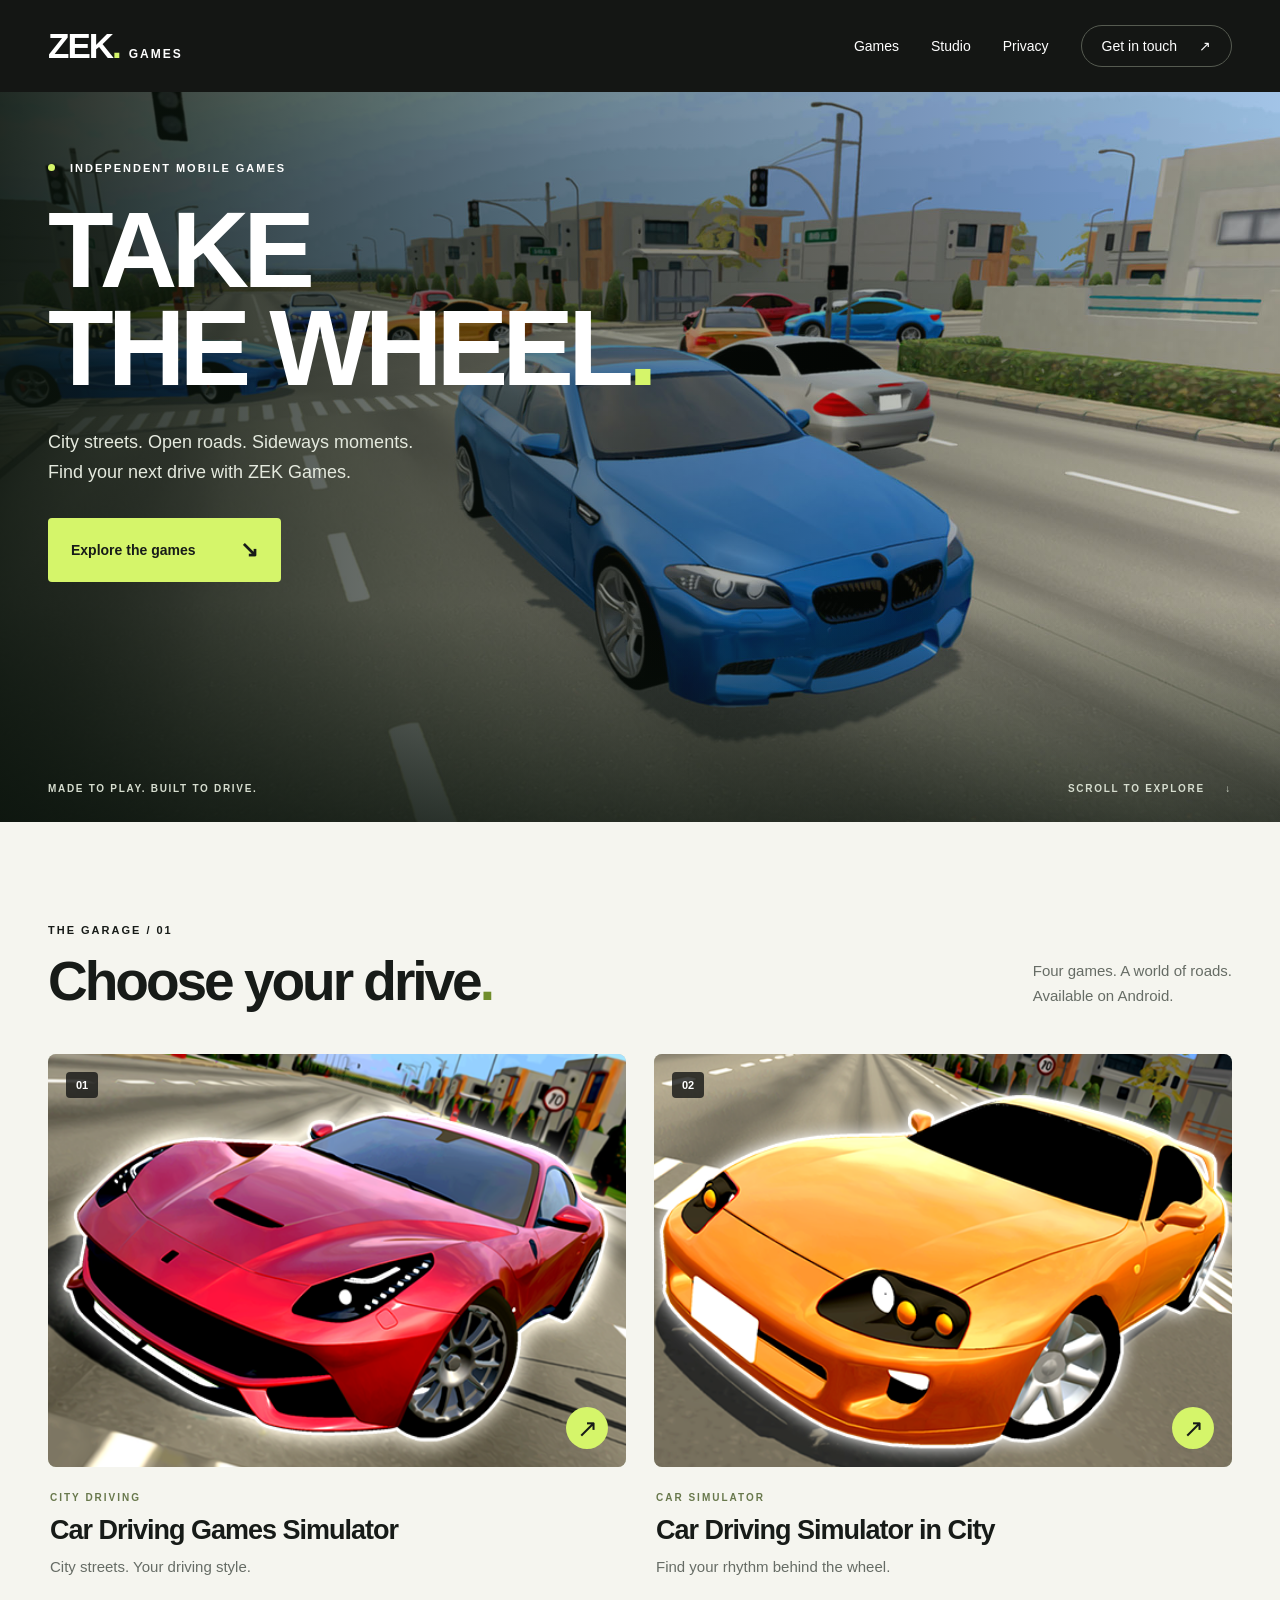
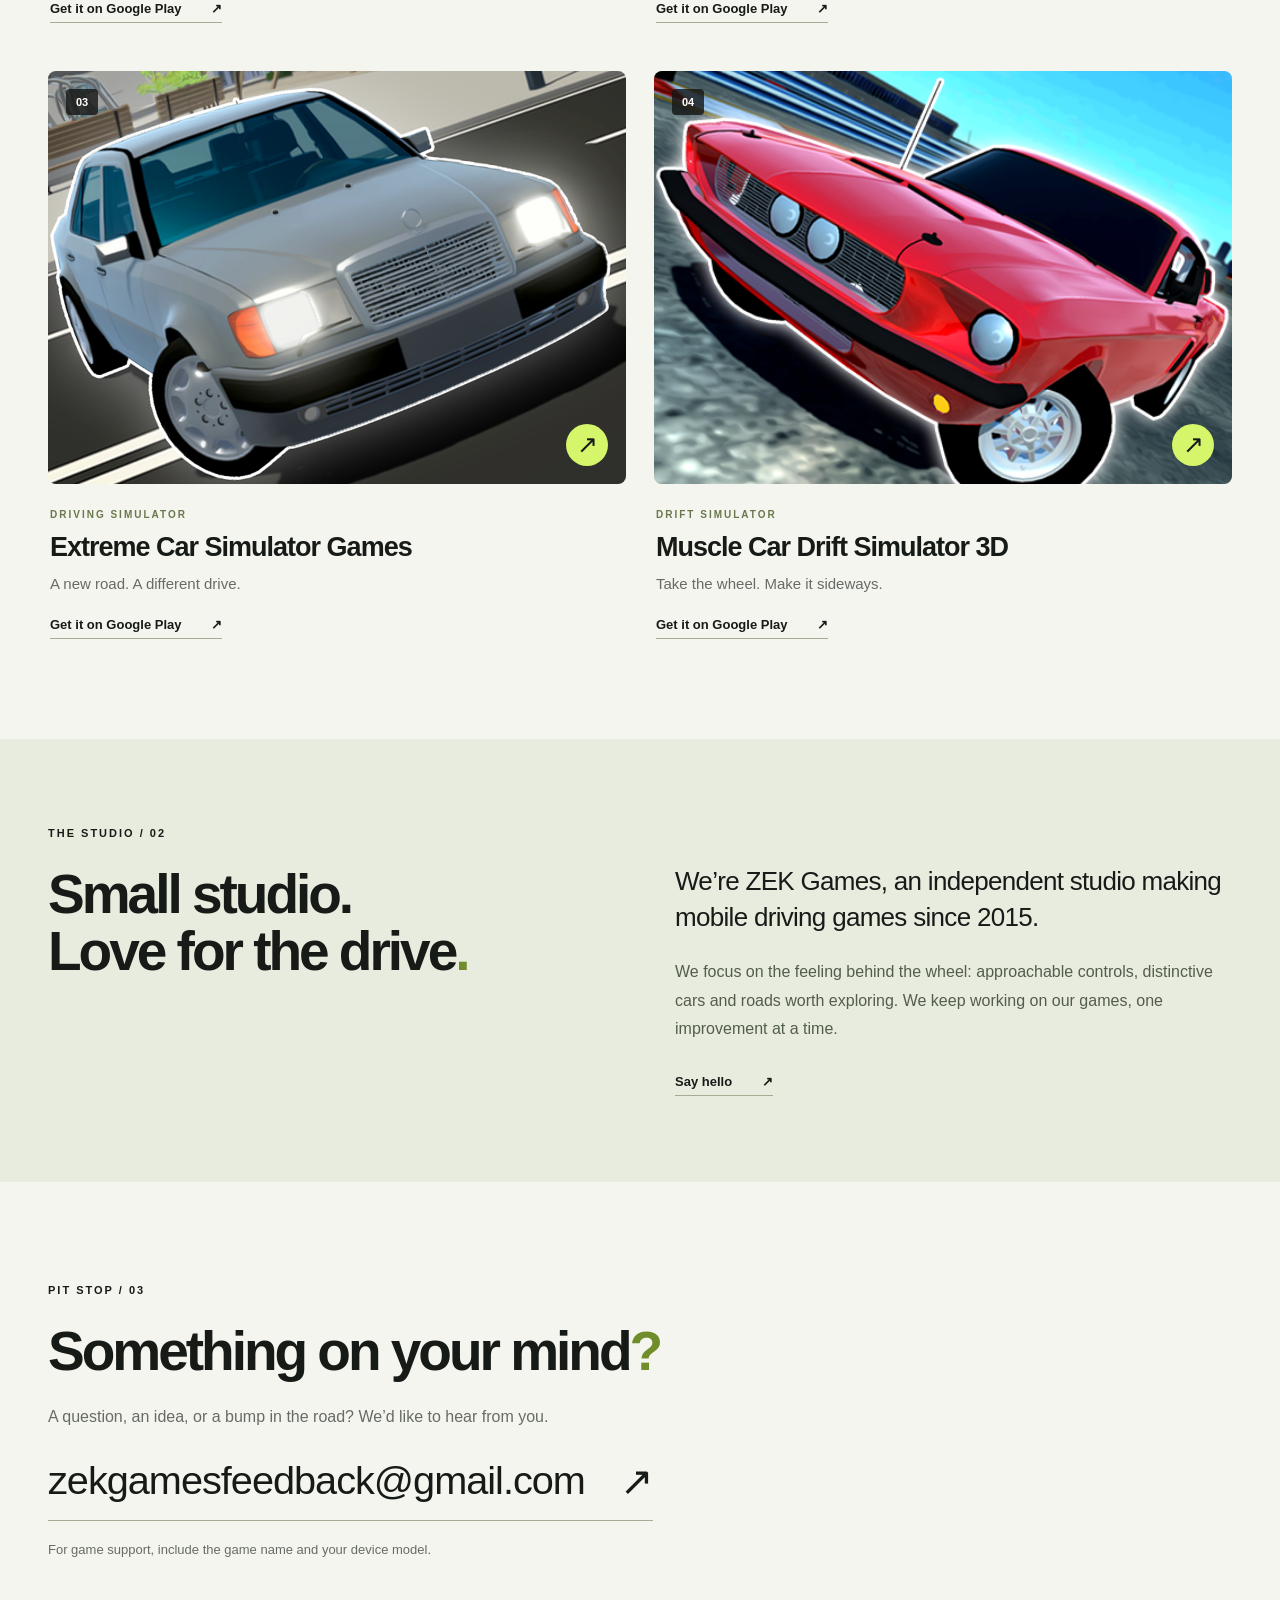
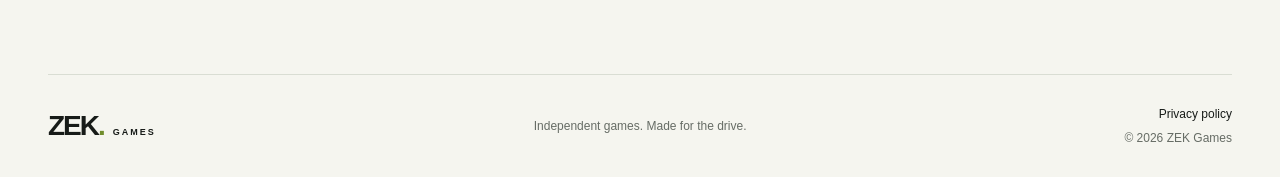
<file: index.html>
<!doctype html>
<html lang="en">
<head>
<meta charset="utf-8">
<meta name="viewport" content="width=device-width, initial-scale=1">
<meta name="theme-color" content="#141614">
<link rel="icon" href="/assets/img/favicon.png">
<link rel="stylesheet" href="/assets/css/site.css">
<title>ZEK Games — Take the wheel.</title>
<meta name="description" content="Discover car driving and drift games from ZEK Games. Explore our four Android games and find your next drive on Google Play.">
<link rel="canonical" href="https://zek-games.github.io/">
<meta property="og:title" content="ZEK Games — Take the wheel.">
<meta property="og:description" content="Independent mobile games. City driving, car simulators and sideways moments.">
<meta property="og:image" content="https://zek-games.github.io/assets/img/hero-bg.jpg">
<meta property="og:type" content="website">
</head><body><a class="skip-link" href="#main">Skip to content</a>
<header class="site-header"><div class="shell header-inner"><a class="brand" href="/" aria-label="ZEK Games home">ZEK<span class="brand-dot">.</span><span class="brand-small">GAMES</span></a><nav aria-label="Main navigation"><a href="/#games">Games</a><a href="/#studio">Studio</a><a href="/privacy">Privacy</a><a class="nav-contact" href="mailto:zekgamesfeedback@gmail.com">Get in touch <span aria-hidden="true">↗</span></a></nav></div></header>
<main id="main">
<section class="hero"><img class="hero-image" src="/assets/img/hero-bg.jpg" alt="Sports cars on a city street in a ZEK Games driving game" width="1920" height="1280" fetchpriority="high"><div class="hero-shade"></div><div class="shell hero-content"><p class="eyebrow"><span class="status-dot"></span> INDEPENDENT MOBILE GAMES</p><h1>TAKE<br>THE WHEEL<span>.</span></h1><p class="hero-description">City streets. Open roads. Sideways moments.<br>Find your next drive with ZEK Games.</p><a class="button" href="#games">Explore the games <span aria-hidden="true">↘</span></a><div class="hero-bottom"><span>MADE TO PLAY. BUILT TO DRIVE.</span><a href="#games">SCROLL TO EXPLORE <span aria-hidden="true">↓</span></a></div></div></section>
<section class="games-section shell" id="games"><div class="section-heading"><div><p class="eyebrow">THE GARAGE / 01</p><h2>Choose your drive<span>.</span></h2></div><p>Four games. A world of roads.<br>Available on Android.</p></div><div class="game-grid"><article class="game-card"><a class="game-art" href="https://play.google.com/store/apps/details?id=com.ekapps.m3.city.driving" aria-label="Get Car Driving Games Simulator on Google Play"><img src="/assets/img/games/sports-icon-2-512.png" alt="Car Driving Games Simulator game artwork" width="512" height="512" loading="lazy"><span class="art-number" aria-hidden="true">01</span><span class="art-arrow" aria-hidden="true">↗</span></a><div class="game-info"><p class="eyebrow">CITY DRIVING</p><h3>Car Driving Games Simulator</h3><p>City streets. Your driving style.</p><a class="store-link" href="https://play.google.com/store/apps/details?id=com.ekapps.m3.city.driving" aria-label="Get Car Driving Games Simulator on Google Play">Get it on Google Play <span aria-hidden="true">↗</span></a></div></article>
<article class="game-card"><a class="game-art" href="https://play.google.com/store/apps/details?id=com.ekapps.car.driving.city" aria-label="Get Car Driving Simulator in City on Google Play"><img src="/assets/img/games/car-driving-icon-2-512.png" alt="Car Driving Simulator in City game artwork" width="512" height="512" loading="lazy"><span class="art-number" aria-hidden="true">02</span><span class="art-arrow" aria-hidden="true">↗</span></a><div class="game-info"><p class="eyebrow">CAR SIMULATOR</p><h3>Car Driving Simulator in City</h3><p>Find your rhythm behind the wheel.</p><a class="store-link" href="https://play.google.com/store/apps/details?id=com.ekapps.car.driving.city" aria-label="Get Car Driving Simulator in City on Google Play">Get it on Google Play <span aria-hidden="true">↗</span></a></div></article>
<article class="game-card"><a class="game-art" href="https://play.google.com/store/apps/details?id=com.zekgames.cardrivingsim2022" aria-label="Get Extreme Car Simulator Games on Google Play"><img src="/assets/img/games/extreme-car-icon.png" alt="Extreme Car Simulator Games game artwork" width="512" height="512" loading="lazy"><span class="art-number" aria-hidden="true">03</span><span class="art-arrow" aria-hidden="true">↗</span></a><div class="game-info"><p class="eyebrow">DRIVING SIMULATOR</p><h3>Extreme Car Simulator Games</h3><p>A new road. A different drive.</p><a class="store-link" href="https://play.google.com/store/apps/details?id=com.zekgames.cardrivingsim2022" aria-label="Get Extreme Car Simulator Games on Google Play">Get it on Google Play <span aria-hidden="true">↗</span></a></div></article>
<article class="game-card"><a class="game-art" href="https://play.google.com/store/apps/details?id=com.ZEKGames.muscle.car.drift" aria-label="Get Muscle Car Drift Simulator 3D on Google Play"><img src="/assets/img/games/muscle-icon-2-512.png" alt="Muscle Car Drift Simulator 3D game artwork" width="512" height="512" loading="lazy"><span class="art-number" aria-hidden="true">04</span><span class="art-arrow" aria-hidden="true">↗</span></a><div class="game-info"><p class="eyebrow">DRIFT SIMULATOR</p><h3>Muscle Car Drift Simulator 3D</h3><p>Take the wheel. Make it sideways.</p><a class="store-link" href="https://play.google.com/store/apps/details?id=com.ZEKGames.muscle.car.drift" aria-label="Get Muscle Car Drift Simulator 3D on Google Play">Get it on Google Play <span aria-hidden="true">↗</span></a></div></article></div></section>
<section class="studio-section" id="studio"><div class="shell studio-grid"><div><p class="eyebrow">THE STUDIO / 02</p><h2>Small studio.<br>Love for the drive<span>.</span></h2></div><div class="studio-copy"><p class="large-copy">We’re ZEK Games, an independent studio making mobile driving games since 2015.</p><p>We focus on the feeling behind the wheel: approachable controls, distinctive cars and roads worth exploring. We keep working on our games, one improvement at a time.</p><a class="text-link" href="mailto:zekgamesfeedback@gmail.com">Say hello <span aria-hidden="true">↗</span></a></div></div></section>
<section class="contact-section shell" id="contact"><p class="eyebrow">PIT STOP / 03</p><h2>Something on your mind<span>?</span></h2><p>A question, an idea, or a bump in the road? We’d like to hear from you.</p><a class="contact-email" href="mailto:zekgamesfeedback@gmail.com">zekgamesfeedback@gmail.com <span aria-hidden="true">↗</span></a><p class="support-note">For game support, include the game name and your device model.</p></section>
</main><footer class="site-footer shell"><a class="brand" href="/">ZEK<span class="brand-dot">.</span><span class="brand-small">GAMES</span></a><p>Independent games. Made for the drive.</p><div><a href="/privacy">Privacy policy</a><span>© 2026 ZEK Games</span></div></footer></body></html>
</file>
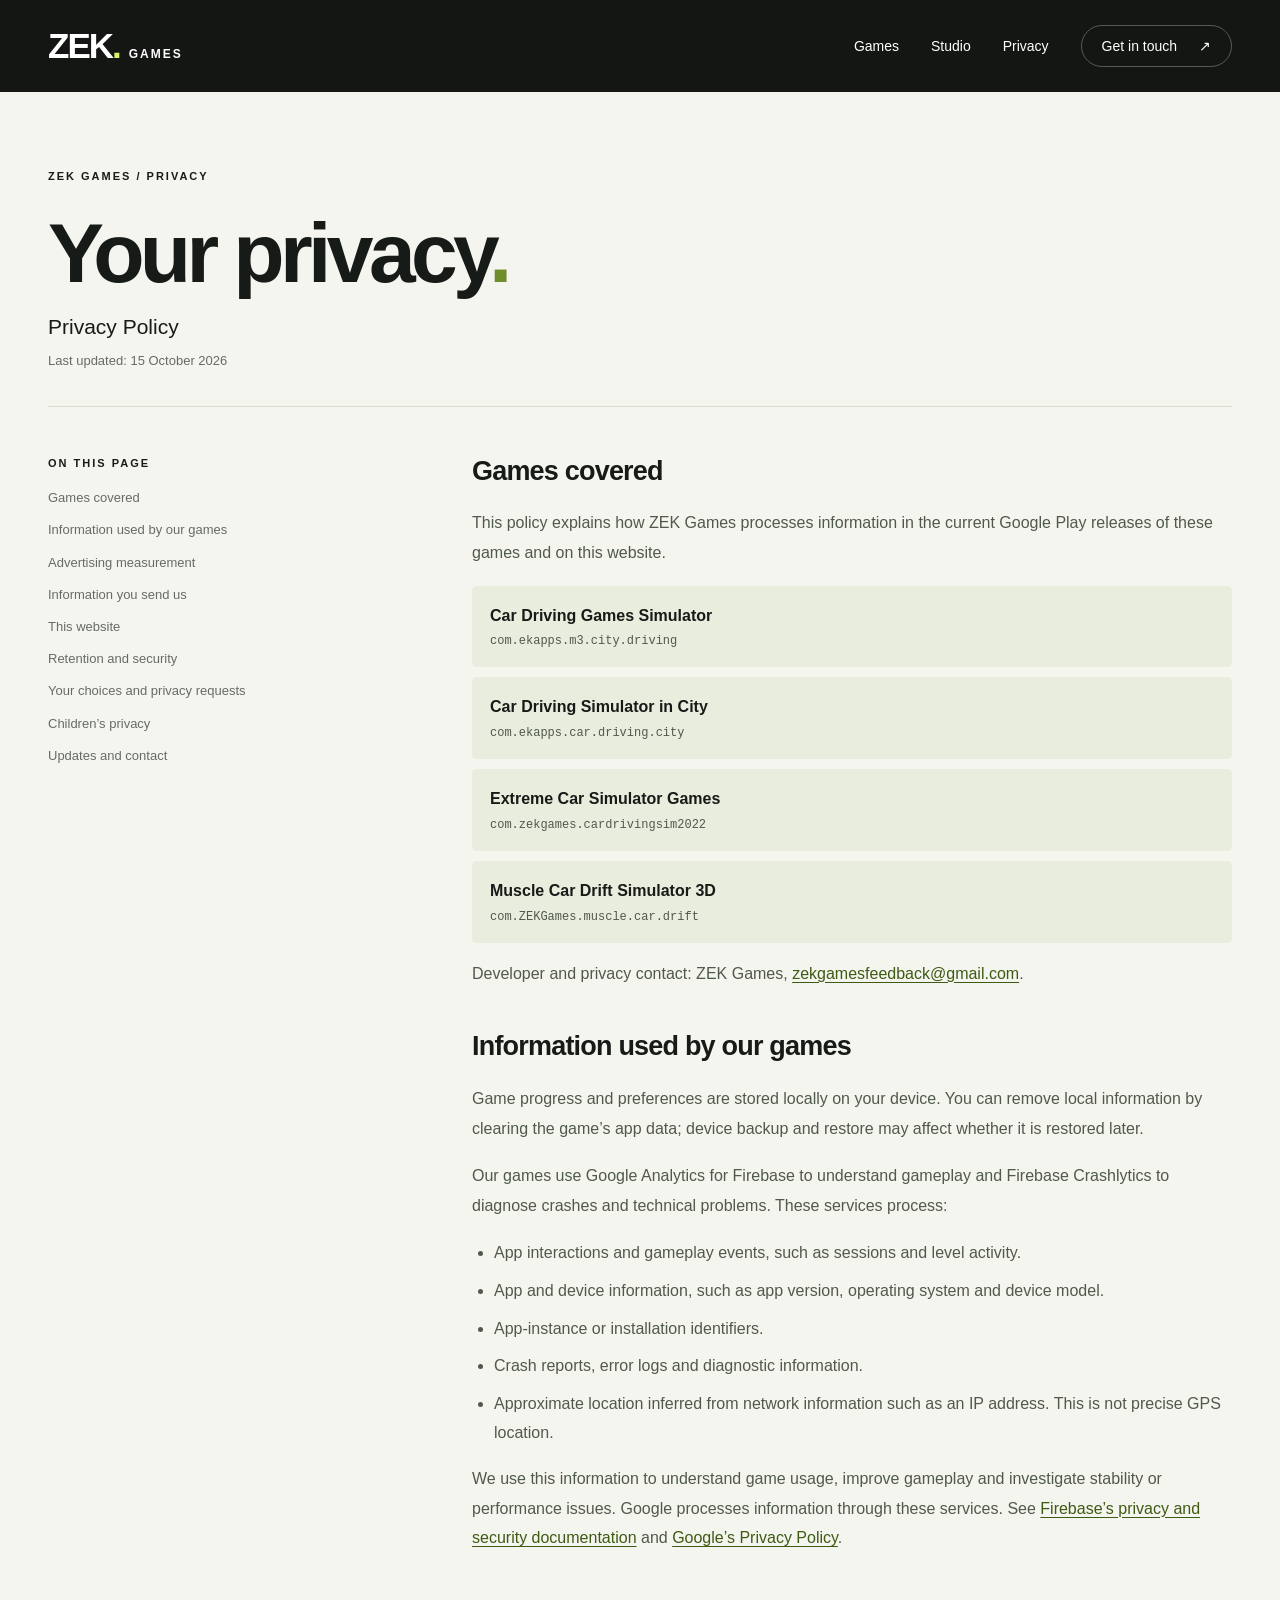
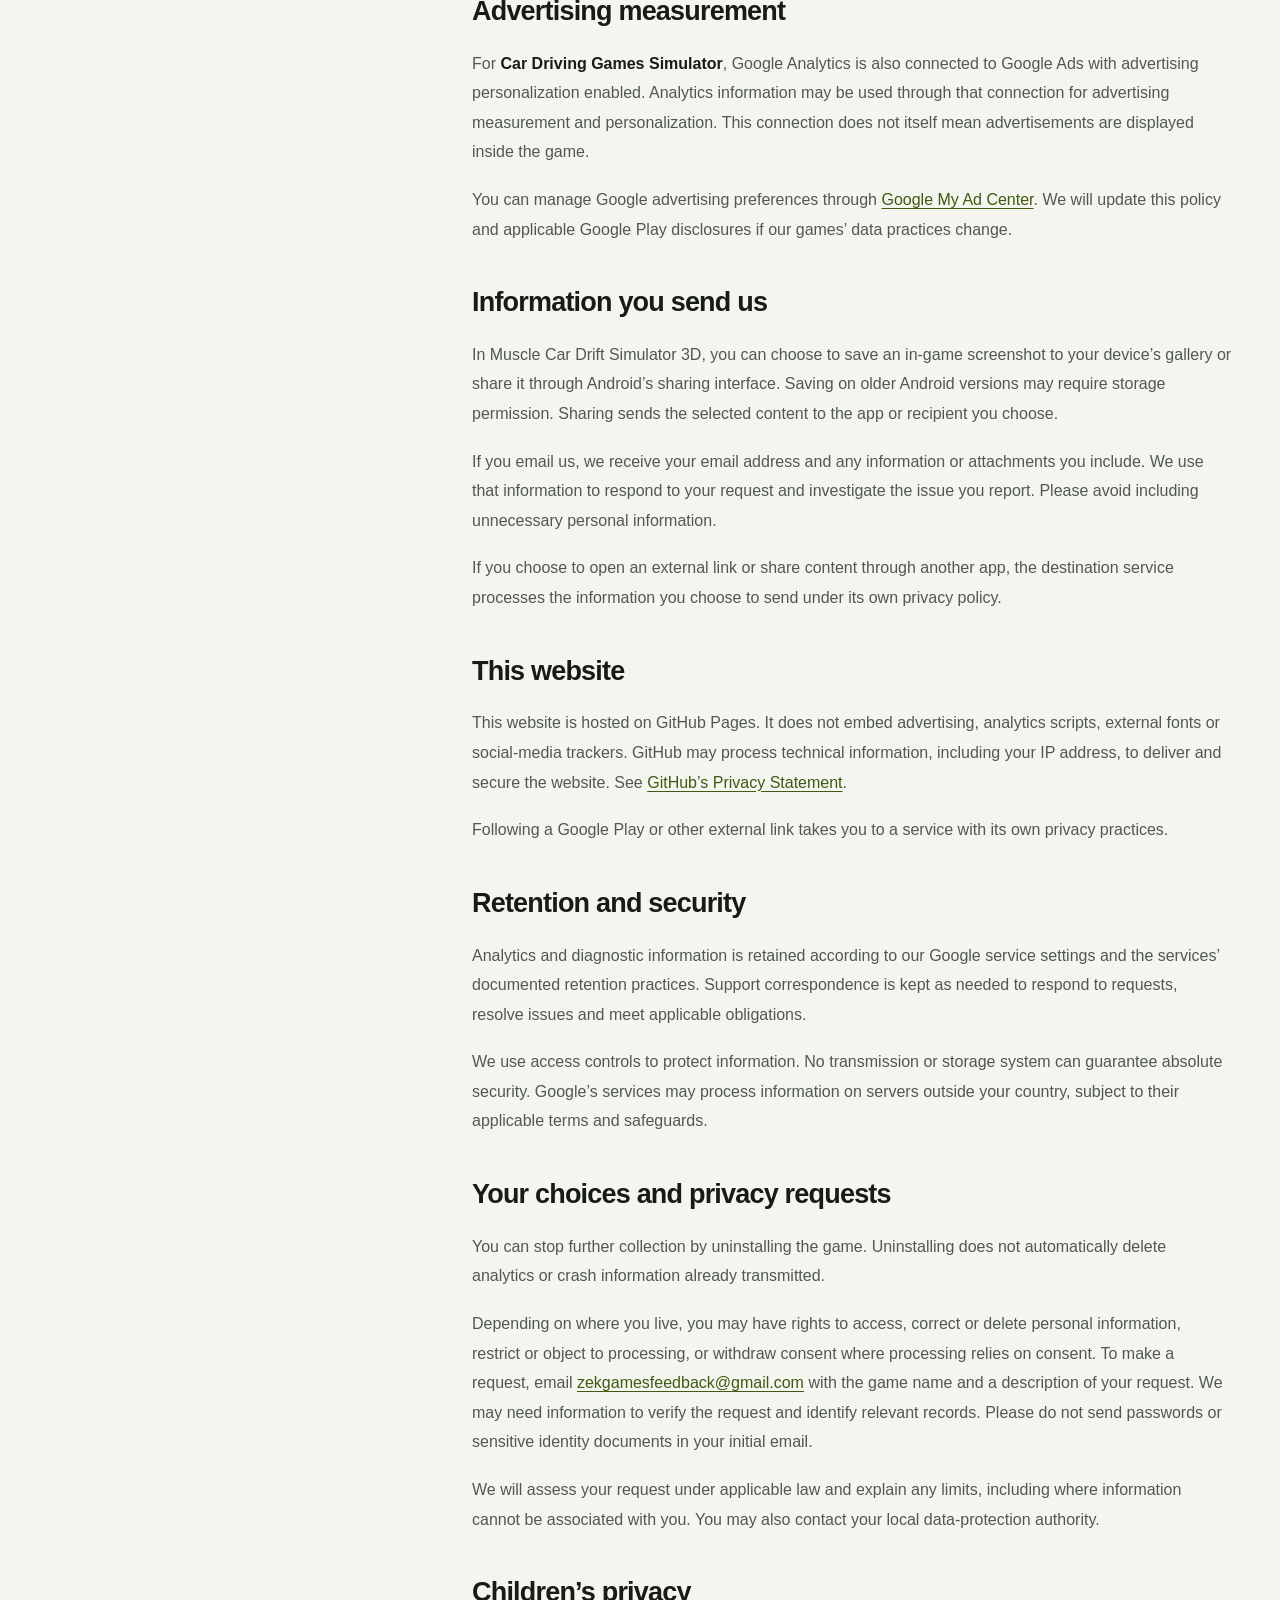
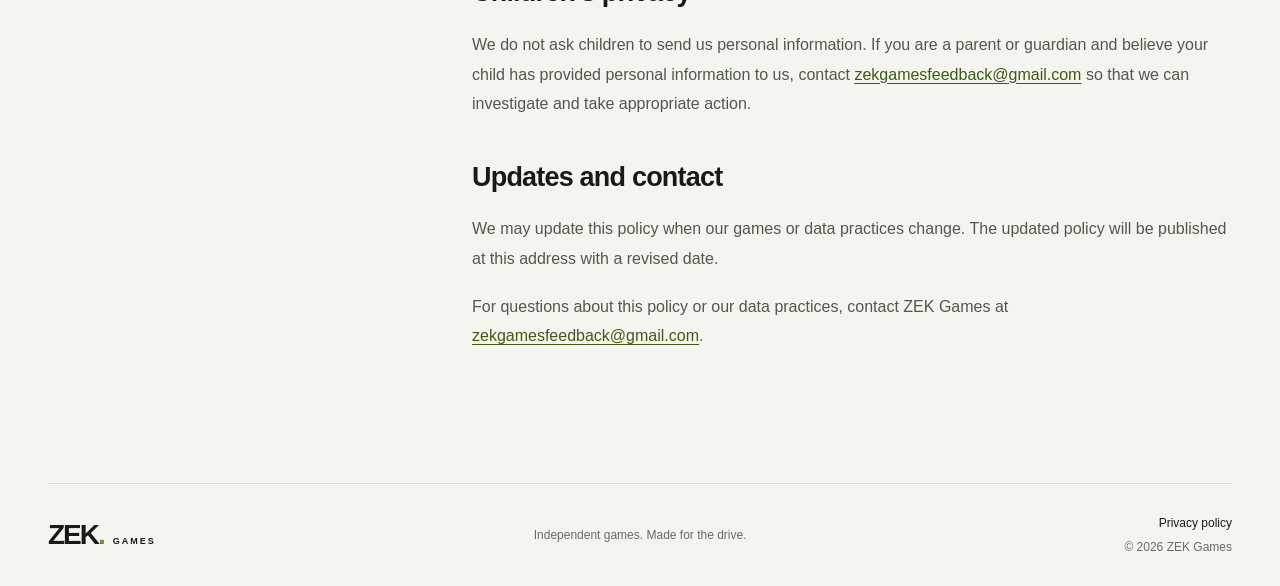
<file: privacy/index.html>
<!doctype html>
<html lang="en">
<head>
<meta charset="utf-8">
<meta name="viewport" content="width=device-width, initial-scale=1">
<meta name="theme-color" content="#141614">
<link rel="icon" href="/assets/img/favicon.png">
<link rel="stylesheet" href="/assets/css/site.css">
<title>Privacy Policy — ZEK Games</title><meta name="description" content="How ZEK Games uses gameplay, analytics and crash information, and how to contact us about your privacy."><link rel="canonical" href="https://zek-games.github.io/privacy"></head><body><a class="skip-link" href="#main">Skip to content</a>
<header class="site-header"><div class="shell header-inner"><a class="brand" href="/" aria-label="ZEK Games home">ZEK<span class="brand-dot">.</span><span class="brand-small">GAMES</span></a><nav aria-label="Main navigation"><a href="/#games">Games</a><a href="/#studio">Studio</a><a href="/privacy">Privacy</a><a class="nav-contact" href="mailto:zekgamesfeedback@gmail.com">Get in touch <span aria-hidden="true">↗</span></a></nav></div></header><main id="main" class="policy-main shell"><div class="policy-heading"><p class="eyebrow">ZEK GAMES / PRIVACY</p><h1>Your privacy<span>.</span></h1><p class="policy-subtitle">Privacy Policy</p><p class="policy-date">Last updated: <time datetime="2026-10-15">15 October 2026</time></p></div><div class="policy-layout"><nav class="policy-toc" aria-label="Privacy policy contents"><p class="eyebrow">ON THIS PAGE</p><a href="#games">Games covered</a><a href="#information">Information used by our games</a><a href="#advertising">Advertising measurement</a><a href="#support">Information you send us</a><a href="#website">This website</a><a href="#retention">Retention and security</a><a href="#choices">Your choices and privacy requests</a><a href="#children">Children’s privacy</a><a href="#updates">Updates and contact</a></nav><article class="policy-content" aria-label="ZEK Games Privacy Policy"><section id="games"><h2>Games covered</h2><p>This policy explains how ZEK Games processes information in the current Google Play releases of these games and on this website.</p><ul class="policy-games"><li><strong>Car Driving Games Simulator</strong><code>com.ekapps.m3.city.driving</code></li><li><strong>Car Driving Simulator in City</strong><code>com.ekapps.car.driving.city</code></li><li><strong>Extreme Car Simulator Games</strong><code>com.zekgames.cardrivingsim2022</code></li><li><strong>Muscle Car Drift Simulator 3D</strong><code>com.ZEKGames.muscle.car.drift</code></li></ul><p>Developer and privacy contact: ZEK Games, <a href="mailto:zekgamesfeedback@gmail.com">zekgamesfeedback@gmail.com</a>.</p></section><section id="information"><h2>Information used by our games</h2><p>Game progress and preferences are stored locally on your device. You can remove local information by clearing the game’s app data; device backup and restore may affect whether it is restored later.</p><p>Our games use Google Analytics for Firebase to understand gameplay and Firebase Crashlytics to diagnose crashes and technical problems. These services process:</p><ul><li>App interactions and gameplay events, such as sessions and level activity.</li><li>App and device information, such as app version, operating system and device model.</li><li>App-instance or installation identifiers.</li><li>Crash reports, error logs and diagnostic information.</li><li>Approximate location inferred from network information such as an IP address. This is not precise GPS location.</li></ul><p>We use this information to understand game usage, improve gameplay and investigate stability or performance issues. Google processes information through these services. See <a href="https://firebase.google.com/support/privacy">Firebase’s privacy and security documentation</a> and <a href="https://policies.google.com/privacy">Google’s Privacy Policy</a>.</p></section><section id="advertising"><h2>Advertising measurement</h2><p>For <strong>Car Driving Games Simulator</strong>, Google Analytics is also connected to Google Ads with advertising personalization enabled. Analytics information may be used through that connection for advertising measurement and personalization. This connection does not itself mean advertisements are displayed inside the game.</p><p>You can manage Google advertising preferences through <a href="https://myadcenter.google.com/">Google My Ad Center</a>. We will update this policy and applicable Google Play disclosures if our games’ data practices change.</p></section><section id="support"><h2>Information you send us</h2><p>In Muscle Car Drift Simulator 3D, you can choose to save an in-game screenshot to your device’s gallery or share it through Android’s sharing interface. Saving on older Android versions may require storage permission. Sharing sends the selected content to the app or recipient you choose.</p><p>If you email us, we receive your email address and any information or attachments you include. We use that information to respond to your request and investigate the issue you report. Please avoid including unnecessary personal information.</p><p>If you choose to open an external link or share content through another app, the destination service processes the information you choose to send under its own privacy policy.</p></section><section id="website"><h2>This website</h2><p>This website is hosted on GitHub Pages. It does not embed advertising, analytics scripts, external fonts or social-media trackers. GitHub may process technical information, including your IP address, to deliver and secure the website. See <a href="https://docs.github.com/en/site-policy/privacy-policies/github-general-privacy-statement">GitHub’s Privacy Statement</a>.</p><p>Following a Google Play or other external link takes you to a service with its own privacy practices.</p></section><section id="retention"><h2>Retention and security</h2><p>Analytics and diagnostic information is retained according to our Google service settings and the services’ documented retention practices. Support correspondence is kept as needed to respond to requests, resolve issues and meet applicable obligations.</p><p>We use access controls to protect information. No transmission or storage system can guarantee absolute security. Google’s services may process information on servers outside your country, subject to their applicable terms and safeguards.</p></section><section id="choices"><h2>Your choices and privacy requests</h2><p>You can stop further collection by uninstalling the game. Uninstalling does not automatically delete analytics or crash information already transmitted.</p><p>Depending on where you live, you may have rights to access, correct or delete personal information, restrict or object to processing, or withdraw consent where processing relies on consent. To make a request, email <a href="mailto:zekgamesfeedback@gmail.com">zekgamesfeedback@gmail.com</a> with the game name and a description of your request. We may need information to verify the request and identify relevant records. Please do not send passwords or sensitive identity documents in your initial email.</p><p>We will assess your request under applicable law and explain any limits, including where information cannot be associated with you. You may also contact your local data-protection authority.</p></section><section id="children"><h2>Children’s privacy</h2><p>We do not ask children to send us personal information. If you are a parent or guardian and believe your child has provided personal information to us, contact <a href="mailto:zekgamesfeedback@gmail.com">zekgamesfeedback@gmail.com</a> so that we can investigate and take appropriate action.</p></section><section id="updates"><h2>Updates and contact</h2><p>We may update this policy when our games or data practices change. The updated policy will be published at this address with a revised date.</p><p>For questions about this policy or our data practices, contact ZEK Games at <a href="mailto:zekgamesfeedback@gmail.com">zekgamesfeedback@gmail.com</a>.</p></section></article></div></main><footer class="site-footer shell"><a class="brand" href="/">ZEK<span class="brand-dot">.</span><span class="brand-small">GAMES</span></a><p>Independent games. Made for the drive.</p><div><a href="/privacy">Privacy policy</a><span>© 2026 ZEK Games</span></div></footer></body></html>
</file>
<file: assets/css/site.css>
:root{--ink:#171b18;--muted:#666c65;--paper:#f5f5ef;--accent:#d5f56a;--line:#d9ddd3;--dark:#141614}*{box-sizing:border-box}html{scroll-behavior:smooth;scroll-padding-top:100px}body{margin:0;background:var(--paper);color:var(--ink);font-family:Arial,Helvetica,sans-serif;-webkit-font-smoothing:antialiased}a{color:inherit;text-decoration:none}button,a{-webkit-tap-highlight-color:transparent}a:focus-visible{outline:3px solid #70952a;outline-offset:6px}img{display:block;max-width:100%}.shell{width:min(1280px,calc(100% - 96px));margin-inline:auto}.skip-link{position:fixed;top:-100px;left:20px;background:var(--accent);padding:14px;z-index:20}.skip-link:focus{top:12px}.site-header{background:var(--dark);color:#fff}.header-inner{height:92px;display:flex;align-items:center;justify-content:space-between;gap:24px}.brand{display:inline-flex;align-items:baseline;font-weight:900;font-size:35px;letter-spacing:-2px;white-space:nowrap}.brand-dot{color:var(--accent)}.brand-small{font-size:12px;letter-spacing:2px;margin-left:9px;font-weight:700}.site-header nav{display:flex;align-items:center;gap:32px;font-size:14px}.site-header nav a{padding-block:12px}.site-header nav a:hover{color:var(--accent)}.nav-contact{border:1px solid #565b51;border-radius:30px;padding:12px 20px!important}.nav-contact span{margin-left:18px}.hero{position:relative;background:#1c281e;color:#fff;isolation:isolate;overflow:hidden}.hero-image{position:absolute;inset:0;width:100%;height:100%;object-fit:cover;object-position:64% 53%;z-index:-2}.hero-shade{position:absolute;inset:0;z-index:-1;background:linear-gradient(90deg,rgba(10,19,12,.9),rgba(10,19,12,.43) 48%,rgba(10,19,12,.06)),linear-gradient(0deg,rgba(10,19,12,.7),transparent 30%)}.hero-content{padding-top:68px;min-height:730px;display:flex;flex-direction:column;align-items:flex-start}.eyebrow{font-family:Arial,Helvetica,sans-serif;font-size:11px;line-height:1.5;font-weight:700;letter-spacing:2px;margin:0 0 24px}.status-dot{display:inline-block;width:7px;height:7px;background:var(--accent);border-radius:50%;margin:0 10px 1px 0}h1,h2,h3,p{margin-top:0}h1,h2,h3{letter-spacing:-.055em}h1{font-size:clamp(64px,8.4vw,116px);line-height:.92;font-weight:900;margin-bottom:30px}h1 span,h2 span{color:#708d2b}.hero h1 span{color:var(--accent)}.hero-description{font-size:18px;line-height:1.65;color:#e4e9de;margin-bottom:30px}.button{display:inline-flex;align-items:center;justify-content:space-between;gap:44px;background:var(--accent);color:var(--ink);border-radius:4px;padding:19px 23px;font-size:14px;font-weight:700;transition:background .15s,transform .15s}.button:hover{background:#e3ff92;transform:translateY(-2px)}.button span{font-size:22px}.hero-bottom{width:100%;margin-top:auto;padding:46px 0 28px;display:flex;justify-content:space-between;gap:20px;font-size:10px;letter-spacing:1.7px;font-weight:700;color:#d6ddcf}.hero-bottom a span{padding-left:16px}.games-section{padding-top:100px;padding-bottom:100px}.section-heading{display:flex;justify-content:space-between;align-items:end;gap:30px;margin-bottom:44px}.section-heading .eyebrow{margin-bottom:14px}h2{font-size:clamp(36px,4.3vw,60px);line-height:1.05;margin-bottom:0;font-weight:800}.section-heading>p{font-size:15px;color:var(--muted);line-height:1.65;margin-bottom:2px}.game-grid{display:grid;grid-template-columns:repeat(2,minmax(0,1fr));gap:48px 28px}.game-art{display:block;aspect-ratio:1.4;position:relative;overflow:hidden;background:#c9d2bc;border-radius:8px}.game-art img{width:100%;height:100%;object-fit:cover;object-position:center;transition:transform .35s}.game-art:hover img{transform:scale(1.04)}.art-number{position:absolute;top:18px;left:18px;background:rgba(20,22,20,.8);color:#fff;padding:7px 10px;font-size:11px;font-weight:bold;border-radius:4px}.art-arrow{position:absolute;right:18px;bottom:18px;display:grid;place-items:center;width:42px;height:42px;border-radius:50%;background:var(--accent);font-size:25px}.game-info{padding:23px 2px 0}.game-info .eyebrow{font-size:10px;margin-bottom:10px;color:#68784c}.game-info h3{font-size:27px;line-height:1.15;margin-bottom:10px;letter-spacing:-1px}.game-info>p:not(.eyebrow){font-size:15px;color:var(--muted);margin-bottom:20px;line-height:1.5}.store-link,.text-link{font-size:13px;font-weight:700;border-bottom:1px solid #a3ad94;padding-bottom:6px;display:inline-flex;gap:30px}.store-link:hover,.text-link:hover{color:#587218;border-color:currentColor}.studio-section{background:#e8ecdf;padding:86px 0}.studio-grid{display:grid;grid-template-columns:1fr 1fr;gap:70px}.studio-copy{padding-top:38px}.large-copy{font-size:26px;line-height:1.4;letter-spacing:-.7px;margin-bottom:22px}.studio-copy>p:not(.large-copy){font-size:16px;line-height:1.8;color:#535d4c;margin-bottom:28px}.contact-section{padding-top:100px;padding-bottom:100px}.contact-section h2{margin-bottom:22px}.contact-section>p:not(.eyebrow){font-size:16px;line-height:1.7;color:var(--muted);max-width:600px}.contact-email{display:inline-flex;align-items:center;gap:35px;font-size:clamp(20px,3.1vw,41px);letter-spacing:-1px;border-bottom:1px solid #a3ad94;padding:12px 0 16px;max-width:100%;overflow-wrap:anywhere}.contact-email span{flex-shrink:0}.contact-section .support-note{font-size:13px!important;margin-top:18px}.site-footer{display:flex;align-items:center;justify-content:space-between;gap:24px;border-top:1px solid var(--line);padding-top:32px;padding-bottom:32px}.site-footer .brand{font-size:28px}.site-footer .brand-dot{color:#708d2b}.site-footer .brand-small{font-size:9px}.site-footer>p{margin:0;color:var(--muted);font-size:12px}.site-footer>div{display:flex;flex-direction:column;align-items:end;gap:10px;font-size:12px}.site-footer>div span{color:var(--muted)}.policy-main{padding-top:76px;padding-bottom:90px}.policy-heading{border-bottom:1px solid var(--line);padding-bottom:38px;margin-bottom:48px}.policy-heading h1{font-size:clamp(50px,7vw,84px);line-height:1.05;margin-bottom:18px}.policy-subtitle{font-size:21px;margin-bottom:14px}.policy-date{font-size:13px;color:var(--muted);margin-bottom:0}.policy-layout{display:grid;grid-template-columns:230px minmax(0,760px);gap:70px;justify-content:space-between}.policy-toc{position:sticky;top:30px;align-self:start;display:flex;flex-direction:column;gap:14px;font-size:13px;line-height:1.4;color:var(--muted)}.policy-toc .eyebrow{margin-bottom:4px;color:var(--ink)}.policy-toc a:hover{color:var(--ink);text-decoration:underline}.policy-content{min-width:0}.policy-content section{margin-bottom:42px;scroll-margin-top:30px}.policy-content h2{font-size:27px;letter-spacing:-.8px;line-height:1.25;margin-bottom:20px}.policy-content p,.policy-content li{font-size:16px;line-height:1.85;color:#50594d;overflow-wrap:anywhere}.policy-content p{margin-bottom:18px}.policy-content ul{padding-left:22px}.policy-content li{margin-bottom:8px}.policy-content a{color:#3e5a13;text-decoration:underline;text-underline-offset:3px}.policy-games{list-style:none;padding-left:0!important}.policy-games li{padding:15px 18px;background:#e9edde;border-radius:5px;margin-bottom:10px}.policy-games strong{display:block;color:var(--ink)}.policy-games code{display:block;font-size:12px;overflow-wrap:anywhere}.policy-content strong{color:var(--ink)}@media(min-width:1500px){.hero-content{min-height:800px;padding-top:90px}}@media(max-width:900px){.shell{width:calc(100% - 48px)}.site-header nav{gap:20px}.hero-content{min-height:660px;padding-top:56px}.hero h1{font-size:86px}.hero-shade{background:linear-gradient(90deg,rgba(10,19,12,.86),rgba(10,19,12,.2)),linear-gradient(0deg,rgba(10,19,12,.75),transparent 50%)}.game-info h3{font-size:24px}.studio-grid{gap:35px}.studio-copy{padding-top:32px}.large-copy{font-size:23px}.site-footer>p{display:none}.policy-layout{grid-template-columns:180px minmax(0,1fr);gap:32px}}@media(max-width:600px){.shell{width:calc(100% - 40px)}.header-inner{height:78px;gap:16px}.brand{font-size:29px}.brand-small{font-size:9px;margin-left:6px;letter-spacing:1.2px}.site-header nav{gap:16px;font-size:12px}.site-header nav a{padding-block:10px}.site-header nav a[href="/#studio"],.nav-contact{display:none!important}.hero-content{min-height:650px;padding-top:52px}.hero h1{font-size:clamp(56px,14vw,80px);margin-bottom:26px}.hero-image{object-position:59% center}.hero-shade{background:linear-gradient(90deg,rgba(10,19,12,.85),rgba(10,19,12,.3)),linear-gradient(0deg,rgba(10,19,12,.85),transparent 65%)}.hero .eyebrow{font-size:9px;letter-spacing:1.8px;margin-bottom:24px}.hero-description{font-size:16px}.hero-bottom{font-size:8px;letter-spacing:1px;padding-bottom:22px;gap:15px}.hero-bottom>span{max-width:130px;line-height:1.7}.hero-bottom>a{align-self:end}.games-section{padding-top:60px;padding-bottom:60px}.section-heading{display:block;margin-bottom:28px}.section-heading>p{margin-top:18px;font-size:14px}.game-grid{grid-template-columns:1fr;gap:34px}.game-art{aspect-ratio:1.25}.game-info h3{font-size:26px}.game-info{padding-top:20px}.studio-section{padding:55px 0}.studio-grid{grid-template-columns:1fr;gap:28px}.studio-copy{padding-top:0}.large-copy{font-size:23px}.contact-section{padding-top:60px;padding-bottom:60px}.contact-section h2{font-size:38px}.contact-email{font-size:clamp(17px,4.7vw,25px);gap:12px;letter-spacing:-.5px}.site-footer{flex-wrap:wrap;padding-block:25px}.site-footer>div{font-size:11px}.policy-main{padding-top:46px;padding-bottom:45px}.policy-heading{padding-bottom:28px;margin-bottom:30px}.policy-heading h1{font-size:55px}.policy-layout{grid-template-columns:1fr;gap:35px}.policy-toc{position:static;border-bottom:1px solid var(--line);padding-bottom:25px;gap:12px}.policy-content h2{font-size:25px}.policy-content p,.policy-content li{font-size:15px;line-height:1.8}.policy-games code{font-size:11px}}@media(prefers-reduced-motion:reduce){html{scroll-behavior:auto}*,*::before,*::after{transition:none!important}}
</file>
